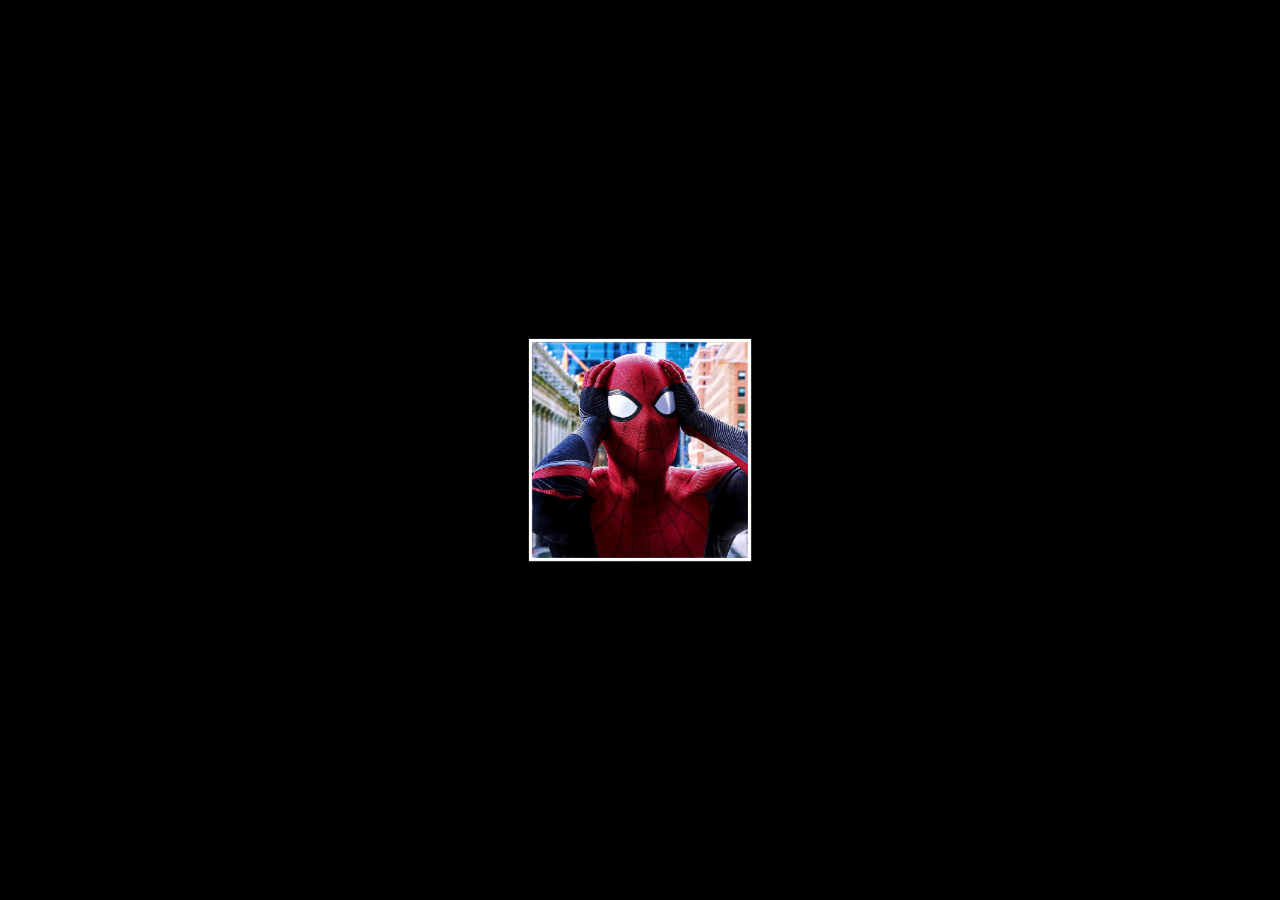
<file: 3-D Cube Animation/index.html>
<!DOCTYPE html>
<html lang="en">
  <head>
    <meta charset="UTF-8" />
    <meta name="viewport" content="width=device-width, initial-scale=1.0" />
    <title>3-D Box Animation</title>
    <link rel="stylesheet" href="style.css" />
  </head>
  <body>
    <div class="container">
      <div class="cube">
        <div class="face front">
          <img src="./images/01.jpg" alt="..." />
        </div>
        <div class="face back">
            <!-- <img src="./images/06.jpg" alt="" srcset=""> -->
        </div>
        <div class="face right">
          <img src="./images/02.jpg" alt="..." srcset="" />
        </div>
        <div class="face left">
          <img src="./images/03.jpg" alt="..."  />
        </div>
        <div class="face top">
          <img src="./images/04.jpg" alt="..."  />
        </div>
        <div class="face bottom">
          <img src="./images/05.jpg" alt="..."  />
        </div>
      </div>
    </div>
  </body>
</html>
</file>
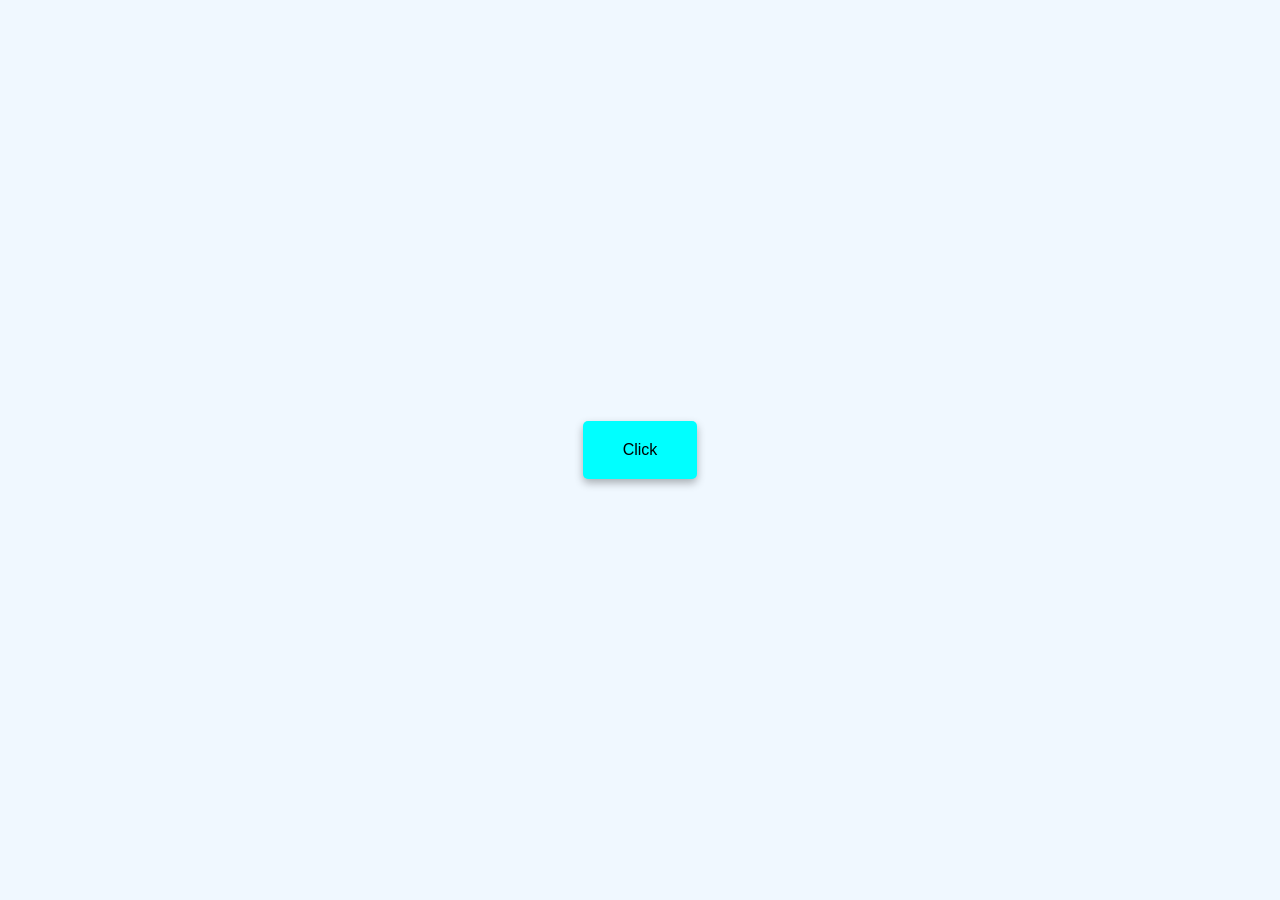
<file: Button-Ripple-Effect/index.html>
<!DOCTYPE html>
<html lang="en">
<head>
    <meta charset="UTF-8">
    <meta name="viewport" content="width=device-width, initial-scale=1.0">
    <title>Document</title>
    <link rel="stylesheet" href="style.css">
</head>
<body>
    <a href="#" class="btn">Click</a>
    
</body>
<script src="script.js"></script>
</html>
</file>
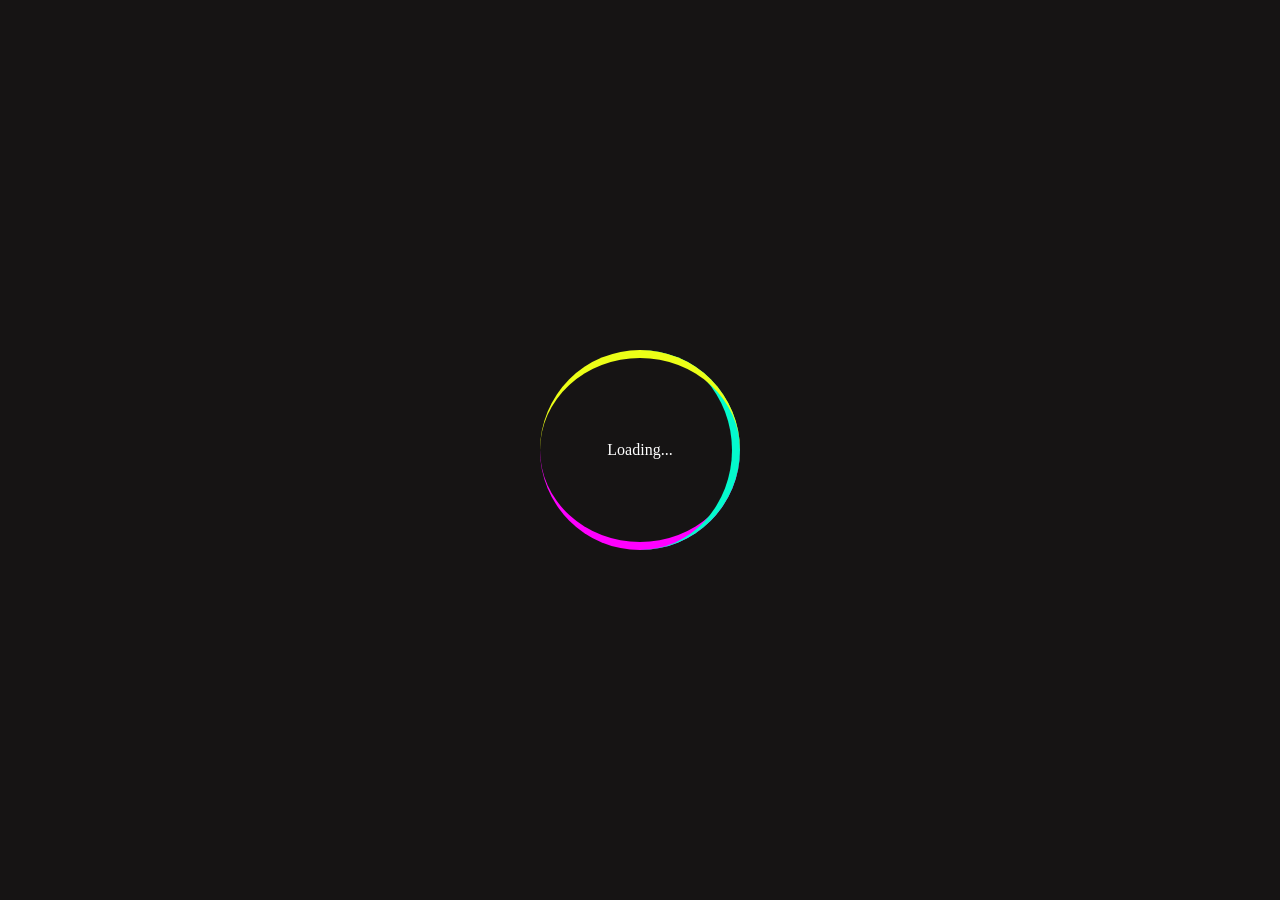
<file: CSS Loading Animation 3/index.html>
<!DOCTYPE html>
<html lang="en">
<head>
    <meta charset="UTF-8">
    <meta name="viewport" content="width=device-width, initial-scale=1.0">
    <title>Document</title>
    <link rel="stylesheet" href="style.css">
</head>
<body>
    <div class="container">
        <div class="ring"></div>
        <div class="ring"></div>
        <div class="ring"></div>
        <span class="loading">Loading...</span>
    </div>
</body>
</html>
</file>
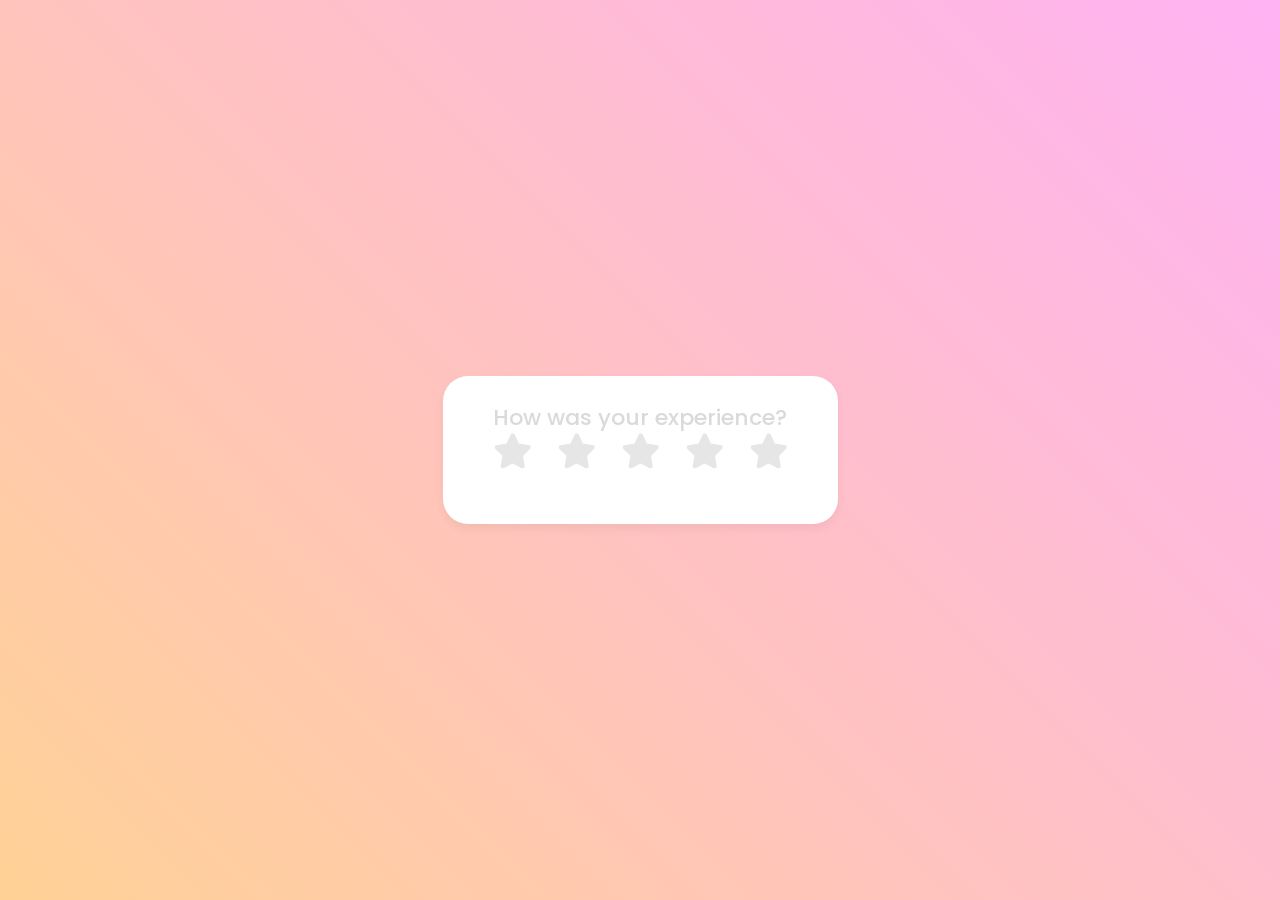
<file: Star-rating/index.html>
<!DOCTYPE html>
<html lang="en">
  <head>
    <meta charset="UTF-8" />
    <meta name="viewport" content="width=device-width, initial-scale=1.0" />
    <link rel="stylesheet" href="style.css" />
    <title>Star Rating</title>
    <link rel="stylesheet" href="https://cdnjs.cloudflare.com/ajax/libs/font-awesome/6.2.1/css/all.min.css">
  </head>
  <body>
    <div class="rating-box">
      <header>
        How was your experience?
        <div class="stars">
          <i class="fa-solid fa-star"></i>
          <i class="fa-solid fa-star"></i>
          <i class="fa-solid fa-star"></i>
          <i class="fa-solid fa-star"></i>
          <i class="fa-solid fa-star"></i>
        </div>
      </header>
    </div>

    <script src="script.js" defer></script>
  </body>
</html>
</file>
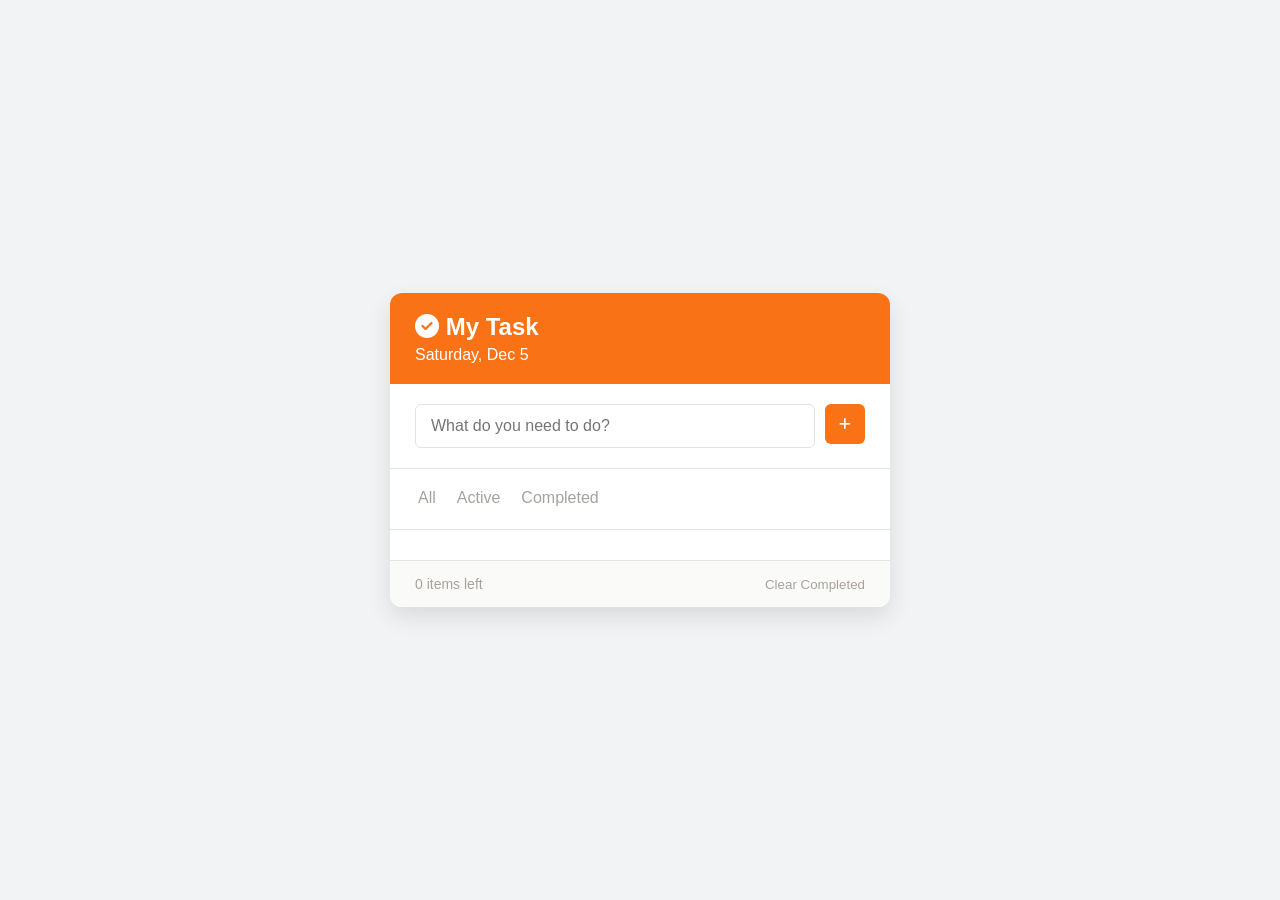
<file: To-DO/index.html>
<!DOCTYPE html>
<html lang="en">
  <head>
    <meta charset="UTF-8" />
    <meta name="viewport" content="width=device-width, initial-scale=1.0" />
    <title>Document</title>
    <link rel="stylesheet" href="style.css" />
    <link
      rel="stylesheet"
      href="https://cdnjs.cloudflare.com/ajax/libs/font-awesome/6.7.2/css/all.min.css"
      integrity="sha512-Evv84Mr4kqVGRNSgIGL/F/aIDqQb7xQ2vcrdIwxfjThSH8CSR7PBEakCr51Ck+w+/U6swU2Im1vVX0SVk9ABhg=="
      crossorigin="anonymous"
      referrerpolicy="no-referrer"
    />
  </head>
  <body>
    <div class="app">
      <header>
        <h1>
          <i class="fas fa-check-circle"></i>
          My Task
        </h1>
        <div id="date"></div>
      </header>
      <div class="todo-input">
        <input
          type="text"
          id="task-input"
          placeholder="What do you need to do?"
        />
        <button id="add-task">
          <i class="fas fa-plus"></i>
        </button>
      </div>
      <div class="filters">
        <span class="filter active" data-filter="all"> All </span>
        <span class="filter active" data-filter="active"> Active </span>
        <span class="filter active" data-filter="completed"> Completed </span>
      </div>
      <div class="todos-container">
        <ul id="todos-list">
          <!-- <li class="todo-item">
            <label class="checkbox-container">
              <input type="checkbox" class="todo-checkbox" />
              <span class="checkmark"></span>
            </label>
            <span class="todo-item-text">Buy Grocerries</span>
            <button class="delete-btn"><i class="fas fa-times"></i></button>
          </li> -->
        </ul>
        <div class="empty-state hidden">
          <i class="fas fa-clipboard-list"></i>
          <p>No tasks here yet</p>
        </div>
      </div>
      <footer>
        <p id="items-left">0 items left</p>
        
        <button id="clear-completed">Clear Completed</button>
      </footer>
    </div>
    <script src="script.js"></script>
  </body>
</html>
</file>
<file: 3-D Cube Animation/style.css>
*{
    margin: 0;
    padding: 0;
    box-sizing: border-box;
}
body{
    height: 100vh;
    display: flex;
    align-items: center;
    justify-content: center;
    background-color: black;
}
.container{
    width: 200px;
    height: 200px;
    perspective: 1000px;
}
.cube{
    width: 100%;
    height: 100%;
    transform-style: preserve-3d;
    position: relative;
    animation: spin 5s  infinite linear;
}
.cube .face{
    position: absolute;
    width: 100%;
    height: 100%;
    border: 3px solid white;
}

.cube .face img{
    width: 100%;
    height: 100%;


}

.cube .front{
    transform: rotateX(0deg) translateZ(100px);
}

.cube .back{
    transform: rotateX(-180deg) translateZ(100px);
}


.cube .right{
    transform: rotateX(90deg) translateZ(100px);
}

.cube .left{
    transform: rotateX(-90deg) translateZ(100px);
}


.cube .top{
    transform: rotateY(90deg) translateZ(100px);
}

.cube .bottom{
    transform: rotateY(-90deg) translateZ(100px);
}

@keyframes spin {
    from{

        transform: rotateX(0deg) rotateY(0deg)
    }
    to{
        transform: rotateX(360deg) rotateY(360deg)
    }
    
}
</file>
<file: Button-Ripple-Effect/style.css>
* {
  margin: 0;
  padding: 0;
  box-sizing: border-box;
}
body {
  display: flex;
  justify-content: center;
  height: 100vh;
  align-items: center;
  background-color: aliceblue;
  font-family: sans-serif;
}
.btn {
  background-color: aqua;
  padding: 20px 40px;
  border-radius: 5px;
  box-shadow: 0 4px 8px rgba(0, 0, 0, 0.3);
  text-decoration: none;
  color: black;
  text-align: center;
  overflow: hidden;
  align-content: center;
  position: relative;
}

.btn span {
  position: relative;
  z-index: 1;
}

.btn::before {
  content: "";
  position: absolute;
  background: rgb(0, 255, 162);
  width: 0;
  height: 0;
  left: var(--xPos);
  top: var(--yPos);
  transform: translate(-50%, -50%);
  border-radius: 50%;
  transition: width 0.5s, height 0.5s;
}

.btn:hover::before {
  width: 300px;
  height: 300px;
}
</file>
<file: CSS Loading Animation 3/style.css>
* {
  margin: 0;
  padding: 0;
  box-sizing: border-box;
}

body {
  width: 100%;
  height: 100vh;
  display: flex;
  justify-content: center;
  align-items: center;
  background: rgb(22, 20, 20);
}

.container {
  position: relative;
  display: flex;
  justify-content: center;
  align-items: center;
}
.ring {
  width: 200px;
  height: 200px;
  border: 0px solid rgb(22, 20, 20);
  border-radius: 50%;
  position: absolute;
}

.ring:nth-child(1) {
  border-bottom-width: 8px;
  border-color: rgb(255, 0, 255);
  animation: rotate1 2s linear infinite;
}
.loading{
    color: white;
}

.ring:nth-child(2) {
  border-right-width: 8px;
  border-color: rgb(4, 250, 205);
  animation: rotate2 2s linear infinite;
}

.ring:nth-child(3) {
  border-top-width: 8px;
  border-color: rgb(236, 255, 23);
  animation: rotate3 2s linear infinite;
}

@keyframes rotate1 {
  0% {
    transform: rotateX(35deg) rotateY(-45deg) rotateZ(0deg);
  }
  100% {
    transform: rotateX(35deg) rotateY(-45deg) rotateZ(360deg);
  }
}

@keyframes rotate2 {
  0% {
    transform: rotateX(50deg) rotateY(10deg) rotateZ(0deg);
  }
  100% {
    transform: rotateX(50deg) rotateY(10deg) rotateZ(360deg);
  }
}



@keyframes rotate3 {
  0% {
    transform: rotateX(35deg) rotateY(55deg) rotateZ(0deg);
  }
  100% {
    transform: rotateX(35deg) rotateY(55deg) rotateZ(360deg);
  }
}
</file>
<file: Star-rating/style.css>
@import url("https://fonts.googleapis.com/css2?family=Inconsolata:wght@200..900&family=Poppins:ital,wght@0,100;0,200;0,300;0,400;0,500;0,600;0,700;0,800;0,900;1,100;1,200;1,300;1,400;1,500;1,600;1,700;1,800;1,900&display=swap");
* {
  margin: 0;
  padding: 0;
  box-sizing: border-box;
  font-family: "Poppins", sans-serif;
}
body {
  height: 100vh;
  display: flex;
  align-items: center;
  justify-content: center;
  background: linear-gradient(45deg, #ffd195, #ffb2f3);
}
.rating-box {
  position: relative;
  background-color: white;
  padding: 25px 50px 35px;
  border-radius: 25px;
  box-shadow: 0 5px 10px rgba(0, 0, 0, 0.05);
}
.rating-box header {
  font-size: 22px;
  font-weight: 500;
  color: #dadada;
  margin-bottom: 20px;
  text-align: center;
}

.rating-box .stars {
  display: flex;
  align-items: center;
  gap: 25px;
}

.stars i{
  color: #e6e6e6;
  font-size: 35px;
  cursor: pointer;
  transition: color 0.2 ease;
}

.stars i.active{
    color: #ff9c1a;

}
</file>
<file: To-DO/style.css>
* {
  margin: 0;
  padding: 0;
  box-sizing: border-box;
}

:root {
  --primary: #f97316;
  --primary-light: #fdba74;
  --dark: #1c1917;
  --light: #fafaf9;
  --gray: #a8a29e;
  --danger: #dc2626;
  --success: #16a34a;
  --border: #e7e5e4;
}
body {
  font-family: sans-serif;
  background-color: #f1f3f5;
  min-height: 100vh;
  display: flex;
  justify-content: center;
  align-items: center;
  padding: 20px;
  color: var(--dark);
}
.app {
  width: 100%;
  max-width: 500px;
  background-color: #fff;
  border-radius: 12px;
  overflow: hidden;
  box-shadow: 0 10px 25px rgba(0, 0, 0, 0.1);
}

header {
  background-color: var(--primary);
  color: white;
  padding: 20px 25px;
}
header h1 {
  font-size: 24px;
  margin-bottom: 5px;
  font-weight: 600;
}
header p {
  font-size: 14px;
  opacity: 0.9;
}

.todo-input {
  padding: 20px 25px;
  display: flex;
  gap: 10px;
  border-color: var(--border);
  border-bottom: 1px solid var(--border);
}
.todo-input input {
  flex: 1;
  padding: 12px 15px;
  border: 1px solid #dee2e6;
  font-size: 1rem;
  transition: all 0.2s;
  border-radius: 6px;
}

.todo-input input:focus {
  outline: none;
  border-color: var(--primary);
  box-shadow: 0 0 0 3px rgba(119, 73, 248, 0.15);
}
.todo-input button {
  background-color: var(--primary);
  color: white;
  width: 40px;
  height: 40px;
  border: none;
  border-radius: 6px;
  cursor: pointer;
  transition: all 0.2s;
}
.todo-input button:hover {
  background-color: var(--primary-light);
}
.filters {
  display: flex;
  gap: 15px;
  padding: 15px 25px;
  border-bottom: 1px solid var(--border);
}
.filter {
  padding: 5px 3px;
  cursor: pointer;
  color: var(--gray);
  border-bottom: 2px solid transparent;
  transition: all 0.2s;
}
.filter:hover {
  color: var(--primary);
}

.filter :active {
  color: var(--primary);
  border-bottom: 2px solid var(--primary);
  font-weight: 500;
}
.todos-container {
  padding: 15px 0;
  max-height: 300px;
  overflow-y: auto;
}
#todos-list {
  list-style-type: none;
}
.todo-item {
  padding: 12px 15px;
  display: flex;
  align-items: center;
  transition: background-color 0.2s;
}
.todo-item:hover {
  background-color: var(--light);
}
.checkbox-container {
  margin-right: 15px;
}
.todo-checkbox {
  opacity: 0;
  position: absolute;
}
.checkmark {
  display: inline-block;
  width: 20px;
  height: 20px;
  border: 2px solid #dee2e6;
  border-radius: 4px;
  position: relative;
  cursor: pointer;
  transition: all 0.2s;
}

.todo-checkbox:checked + .checkmark {
  background-color: var(--success);
  border-color: var(--success);
}

.todo-checkbox:checked + .checkmark::after {
  content: "";
  position: absolute;
  left: 6px;
  top: 2px;
  width: 5px;
  height: 10px;
  border: solid white;
  border-width: 0 2px 2px 0;
  transform: rotate(45deg);
}
.todo-item-text {
  flex: 1;
  font-size: 1rem;
  transition: all 0.2s;
}

.todo-item.completed .todo-item-text {
  text-decoration: line-through;
  color: var(--gray);
}

.delete-btn {
  background: none;
  border: none;
  color: var(--gray);
  cursor: pointer;
  font-size: 16px;
  opacity: 0;
  transform: all 0.2s;
}
.todo-item:hover .delete-btn {
  opacity: 1;
}

.delete-btn:hover {
  color: var(--danger);
}

.empty-state {
  display: flex;
  flex-direction: column;
  align-items: center;
  justify-content: center;
  padding: 40px 0;
  color: var(--gray);
}

.empty-state i {
  font-size: 40px;
  margin-bottom: 10px;
  opacity: 0.7;
}

.hidden {
  display: none;
}

footer {
  display: flex;
  justify-content: space-between;
  align-items: center;
  padding: 15px 25px;
  border-top: 1px solid var(--border);
  background-color: var(--light);
  font-size: 14px;
}

#items-left {
  color: var(--gray);
}

#clear-completed {
  background: none;
  border: none;
  color: var(--gray);
  cursor: pointer;
  transition: all 0.2s;
}

#clear-completed:hover{
  color: var(--danger);
}
</file>
